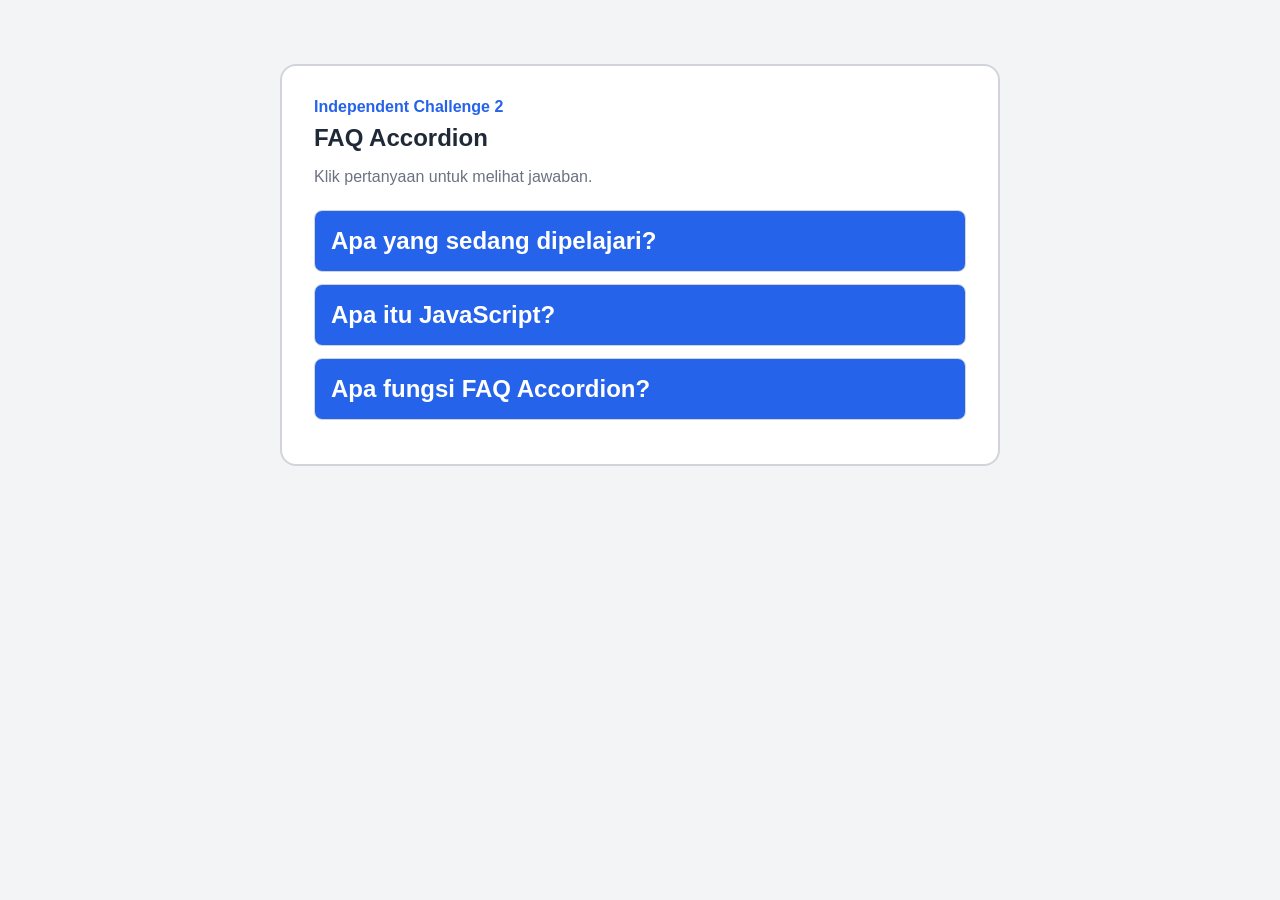
<file: C2/index.html>
<!doctype html>
<html lang="id">

<head>
    <meta charset="utf-8">
    <meta name="viewport" content="width=device-width, initial-scale=1">

    <title>FAQ Accordion</title>

    <link rel="stylesheet" href="css/style.css">
</head>

<body>

    <main class="container">

        <section
            class="praktikum-card"
            aria-labelledby="judul-utama"
        >

            <p class="label">Independent Challenge 2</p>

            <h1 id="judul-utama">FAQ Accordion</h1>

            <p id="status" aria-live="polite">
                Klik pertanyaan untuk melihat jawaban.
            </p>

            <div class="faq-list">

                <article class="faq-item">
                    <h2>
                        <button
                            class="faq-question"
                            type="button"
                            aria-expanded="false"
                        >
                            Apa yang sedang dipelajari?
                        </button>
                    </h2>

                    <div class="faq-answer">
                        <p>
                            Saya sedang mempelajari HTML, CSS, dan JavaScript.
                        </p>
                    </div>
                </article>

                <article class="faq-item">
                    <h2>
                        <button
                            class="faq-question"
                            type="button"
                            aria-expanded="false"
                        >
                            Apa itu JavaScript?
                        </button>
                    </h2>

                    <div class="faq-answer">
                        <p>
                            JavaScript digunakan untuk membuat halaman web
                            menjadi interaktif.
                        </p>
                    </div>
                </article>

                <article class="faq-item">
                    <h2>
                        <button
                            class="faq-question"
                            type="button"
                            aria-expanded="false"
                        >
                            Apa fungsi FAQ Accordion?
                        </button>
                    </h2>

                    <div class="faq-answer">
                        <p>
                            FAQ Accordion digunakan untuk menampilkan dan
                            menyembunyikan jawaban sesuai kebutuhan pengguna.
                        </p>
                    </div>
                </article>

            </div>

        </section>

    </main>

    <script src="js/app.js" defer></script>

</body>

</html>
</file>
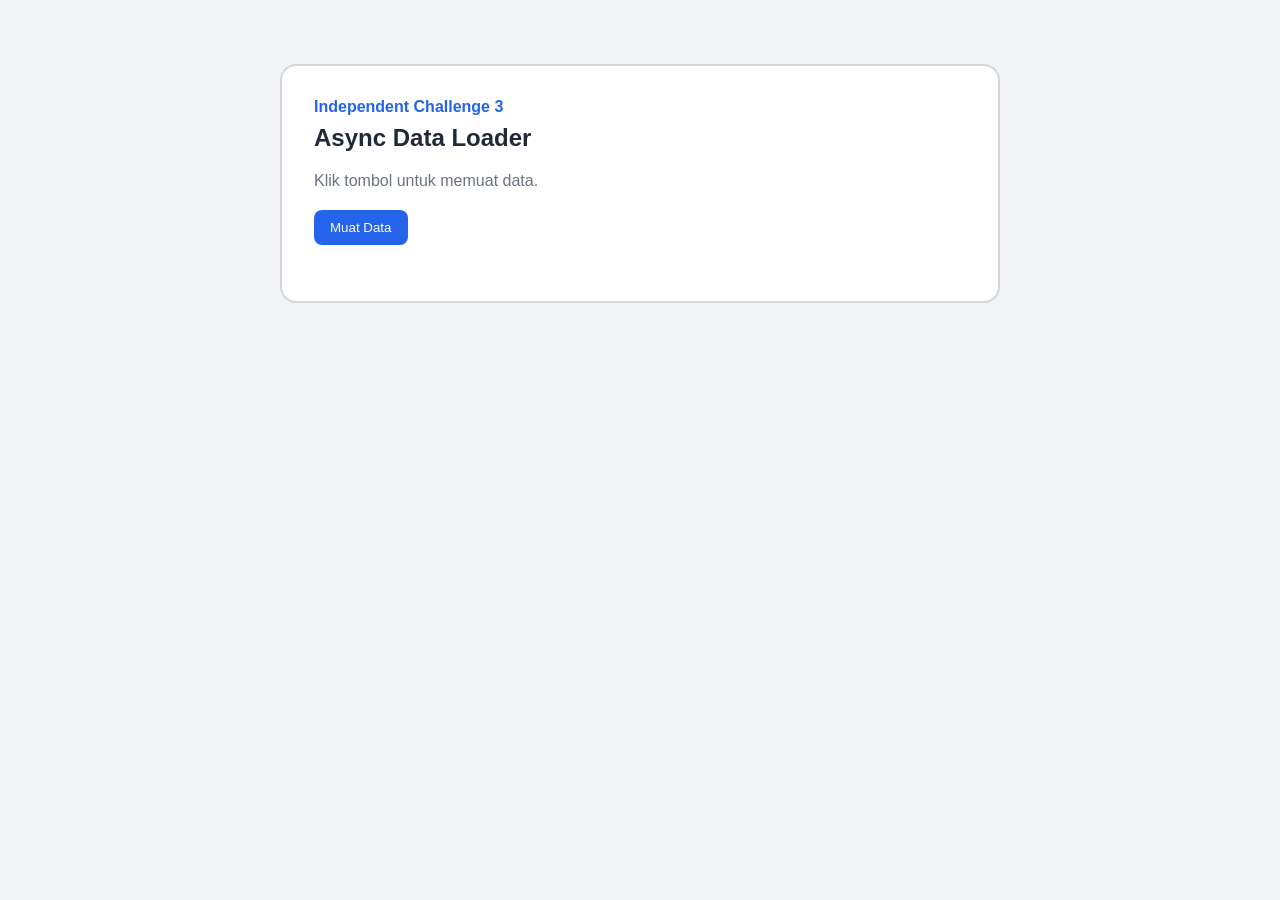
<file: C3/index.html>
<!doctype html>
<html lang="id">

<head>
    <meta charset="utf-8">
    <meta name="viewport" content="width=device-width, initial-scale=1">

    <title>Async Data Loader</title>

    <link rel="stylesheet" href="css/style.css">
    <script src="js/app.js" defer></script>
</head>

<body>

    <main class="container">

        <section class="praktikum-card">

            <p class="label">Independent Challenge 3</p>

            <h1>Async Data Loader</h1>

            <p id="status" aria-live="polite">
                Klik tombol untuk memuat data.
            </p>

            <button id="muat" type="button">
                Muat Data
            </button>

            <button id="coba-lagi" type="button" hidden>
                Coba Lagi
            </button>

            <div id="hasil"></div>

        </section>

    </main>

</body>

</html>
</file>
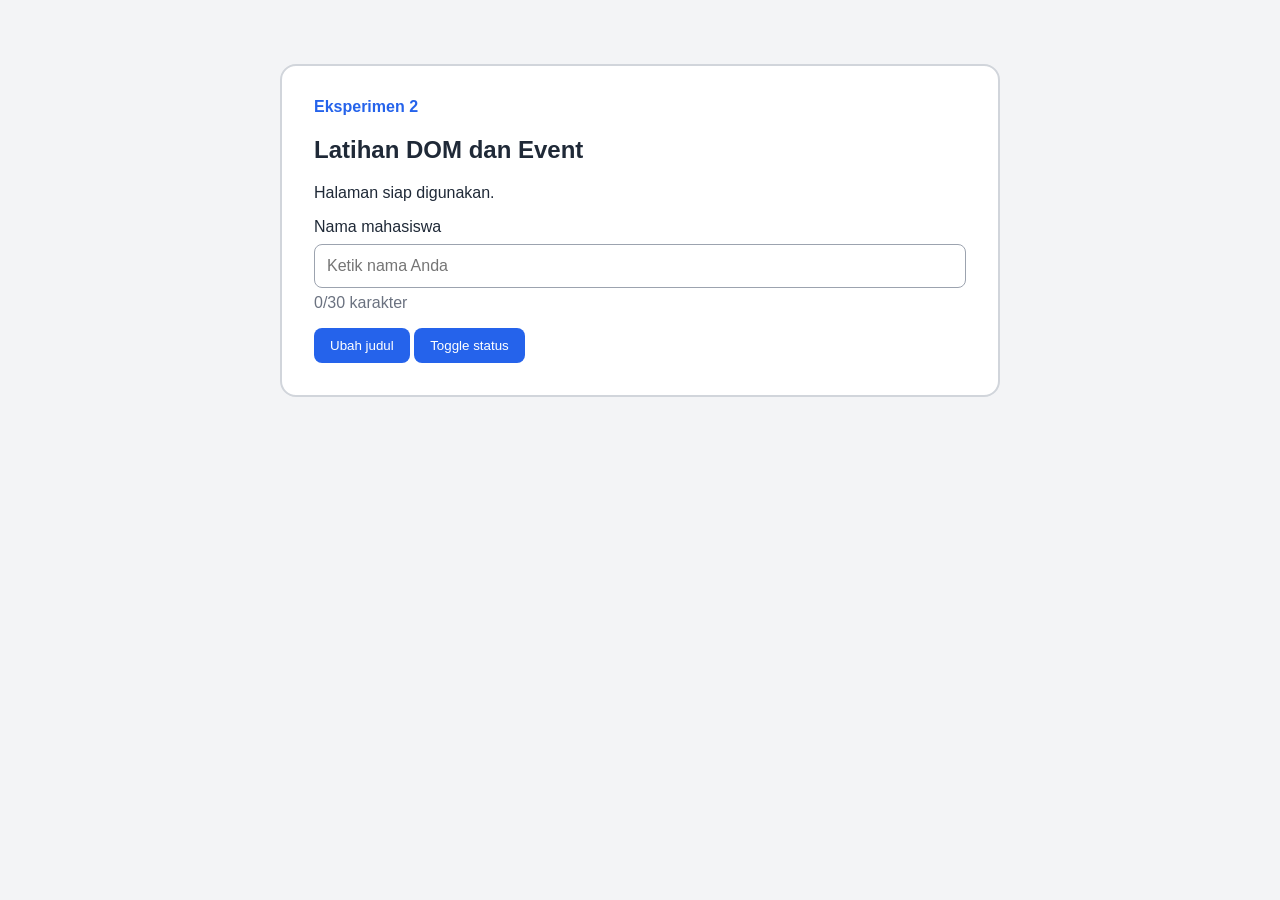
<file: eksperimen-2-dom-event/index.html>
<!doctype html>
<html lang="id">

<head>
    <meta charset="utf-8">
    <meta name="viewport" content="width=device-width, initial-scale=1">

    <title>Eksperimen DOM dan Event</title>

    <link rel="stylesheet" href="css/style.css">
</head>

<body>

    <main class="container">

        <section
            class="praktikum-card"
            aria-labelledby="judul-utama"
        >

            <p class="label">Eksperimen 2</p>

            <h1 id="judul-utama">
                Latihan DOM dan Event
            </h1>

            <p id="status-pesan" aria-live="polite">
                Halaman siap digunakan.
            </p>

            <label for="nama">
                Nama mahasiswa
            </label>

            <input
                id="nama"
                name="nama"
                type="text"
                maxlength="30"
                placeholder="Ketik nama Anda"
            >

            <p class="counter">
                <span id="jumlah-karakter">0</span>/30 karakter
            </p>

            <div class="actions">

                <button id="ubah-judul" type="button">
                    Ubah judul
                </button>

                <button
                    id="toggle-status"
                    type="button"
                    aria-pressed="false"
                >
                    Toggle status
                </button>

            </div>

        </section>

    </main>

    <script src="js/app.js" defer></script>

</body>

</html>
</file>
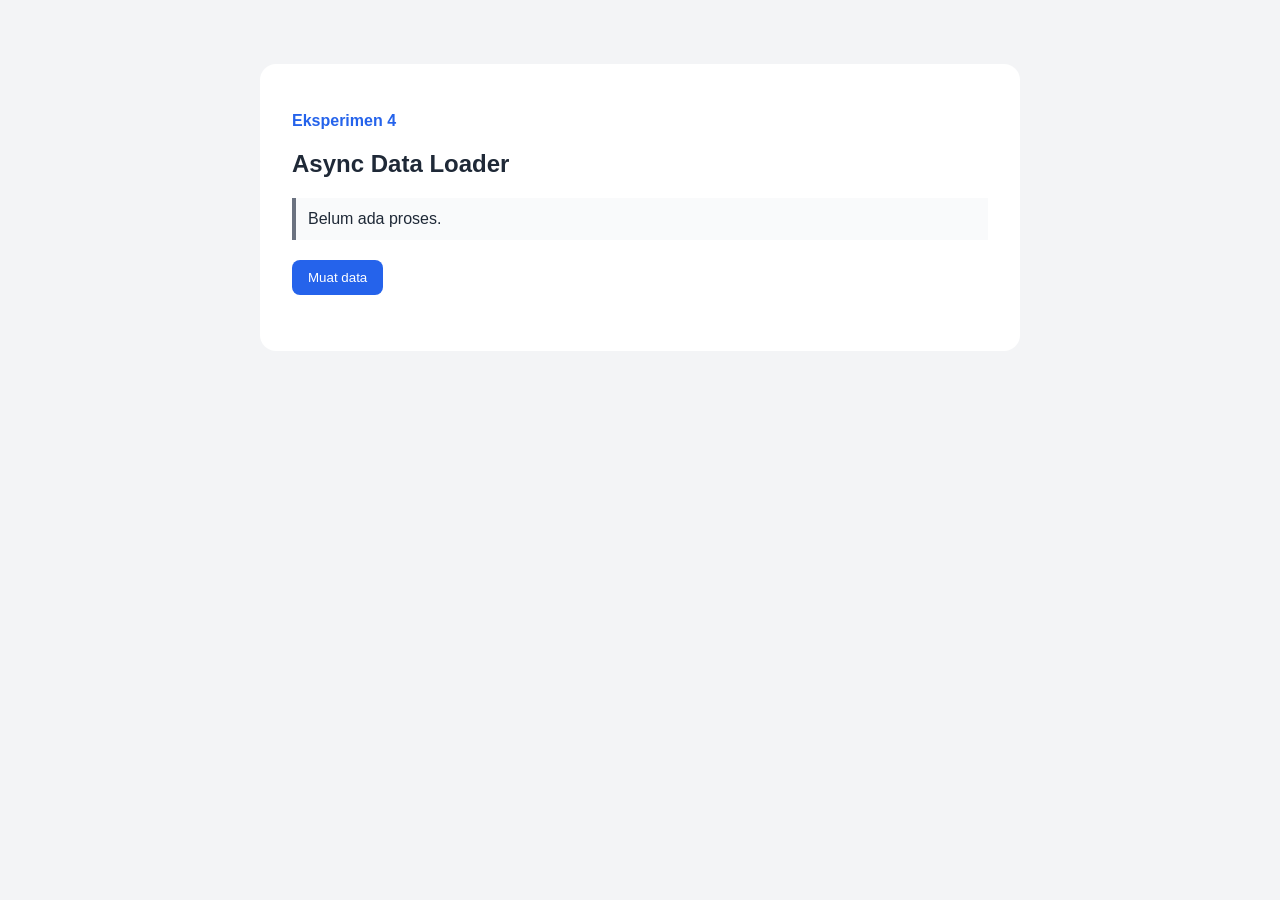
<file: eksperimen-3-fetch-stateui/index.html>
<html lang="id">

<head>
    <meta charset="utf-8">

    <meta
        name="viewport"
        content="width=device-width, initial-scale=1"
    >

    <title>Eksperimen Asynchronous JavaScript</title>

    <link rel="stylesheet" href="css/style.css">
</head>

<body>

    <main class="container">

        <section
            class="praktikum-card"
            aria-labelledby="judul-utama"
        >

            <p class="label">
                Eksperimen 4
            </p>

            <h1 id="judul-utama">
                Async Data Loader
            </h1>

            <p
                id="status"
                class="status"
                data-state="idle"
                role="status"
                aria-live="polite"
            >
                Belum ada proses.
            </p>

            <button
                id="muat-data"
                type="button"
            >
                Muat data
            </button>

            <section
                id="daftar-fitur"
                class="grid"
                aria-label="Daftar fitur"
            ></section>

        </section>

    </main>

    <script src="js/app.js" defer></script>

</body>

</html>
</file>
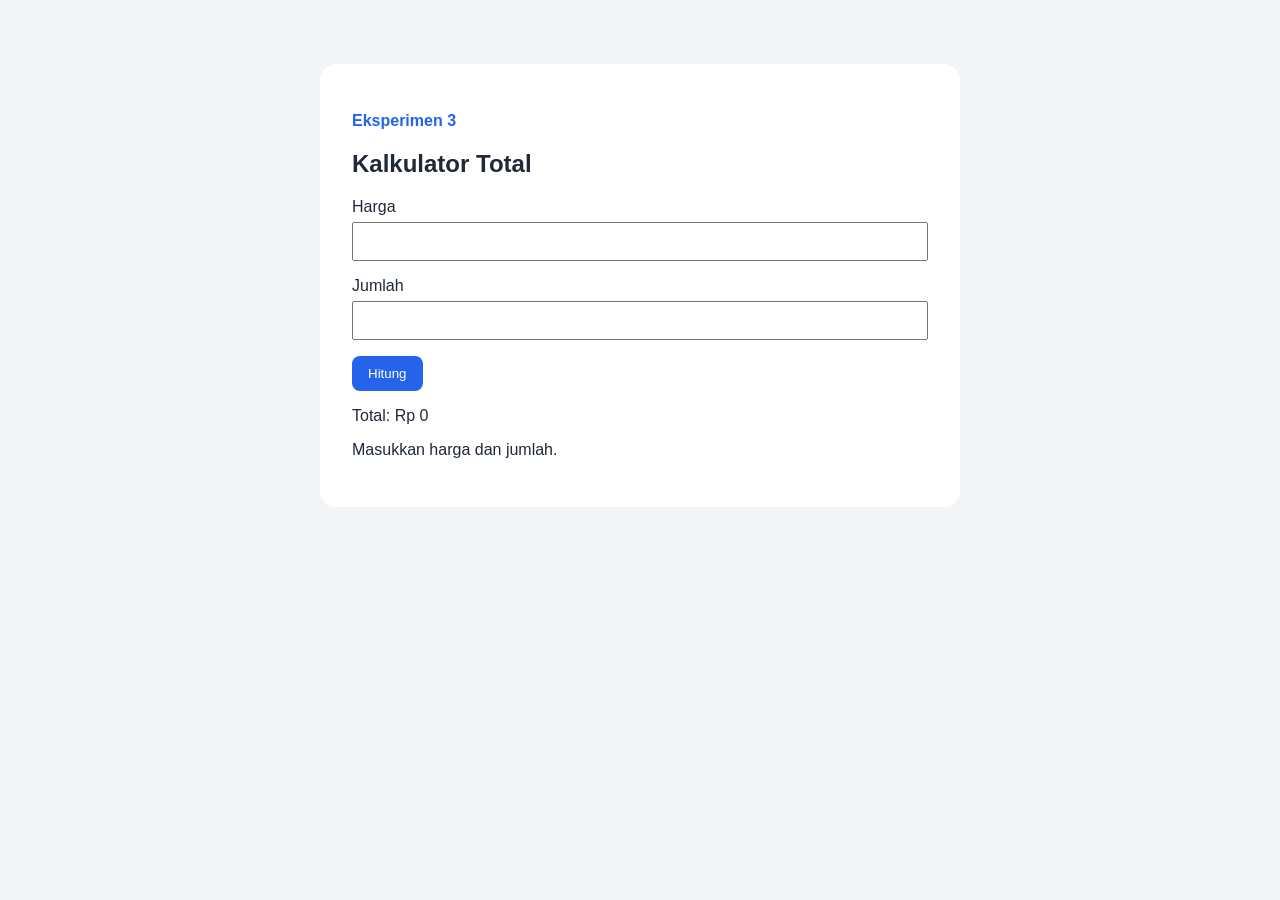
<file: eksperimen-4-debugging/index.html>
<!doctype html>
<html lang="id">

<head>
    <meta charset="utf-8">
    <meta name="viewport" content="width=device-width, initial-scale=1">

    <title>Eksperimen Diagnosis Error</title>

    <link rel="stylesheet" href="css/style.css">
</head>

<body>

    <main class="container">

        <section
            class="praktikum-card"
            aria-labelledby="judul-utama"
        >

            <p class="label">
                Eksperimen 3
            </p>

            <h1 id="judul-utama">
                Kalkulator Total
            </h1>

            <form id="form-hitung">

                <label for="harga">
                    Harga
                </label>

                <input
                    id="harga"
                    name="harga"
                    type="number"
                    min="1"
                    required
                >

                <label for="jumlah">
                    Jumlah
                </label>

                <input
                    id="jumlah"
                    name="jumlah"
                    type="number"
                    min="1"
                    required
                >

                <button id="hitung" type="submit">
                    Hitung
                </button>

            </form>

            <p>
                Total: Rp <output id="hasil">0</output>
            </p>

            <p
                id="pesan"
                role="status"
                aria-live="polite"
            >
                Masukkan harga dan jumlah.
            </p>

        </section>

    </main>

    <script src="js/app.js" defer></script>

</body>

</html>
</file>
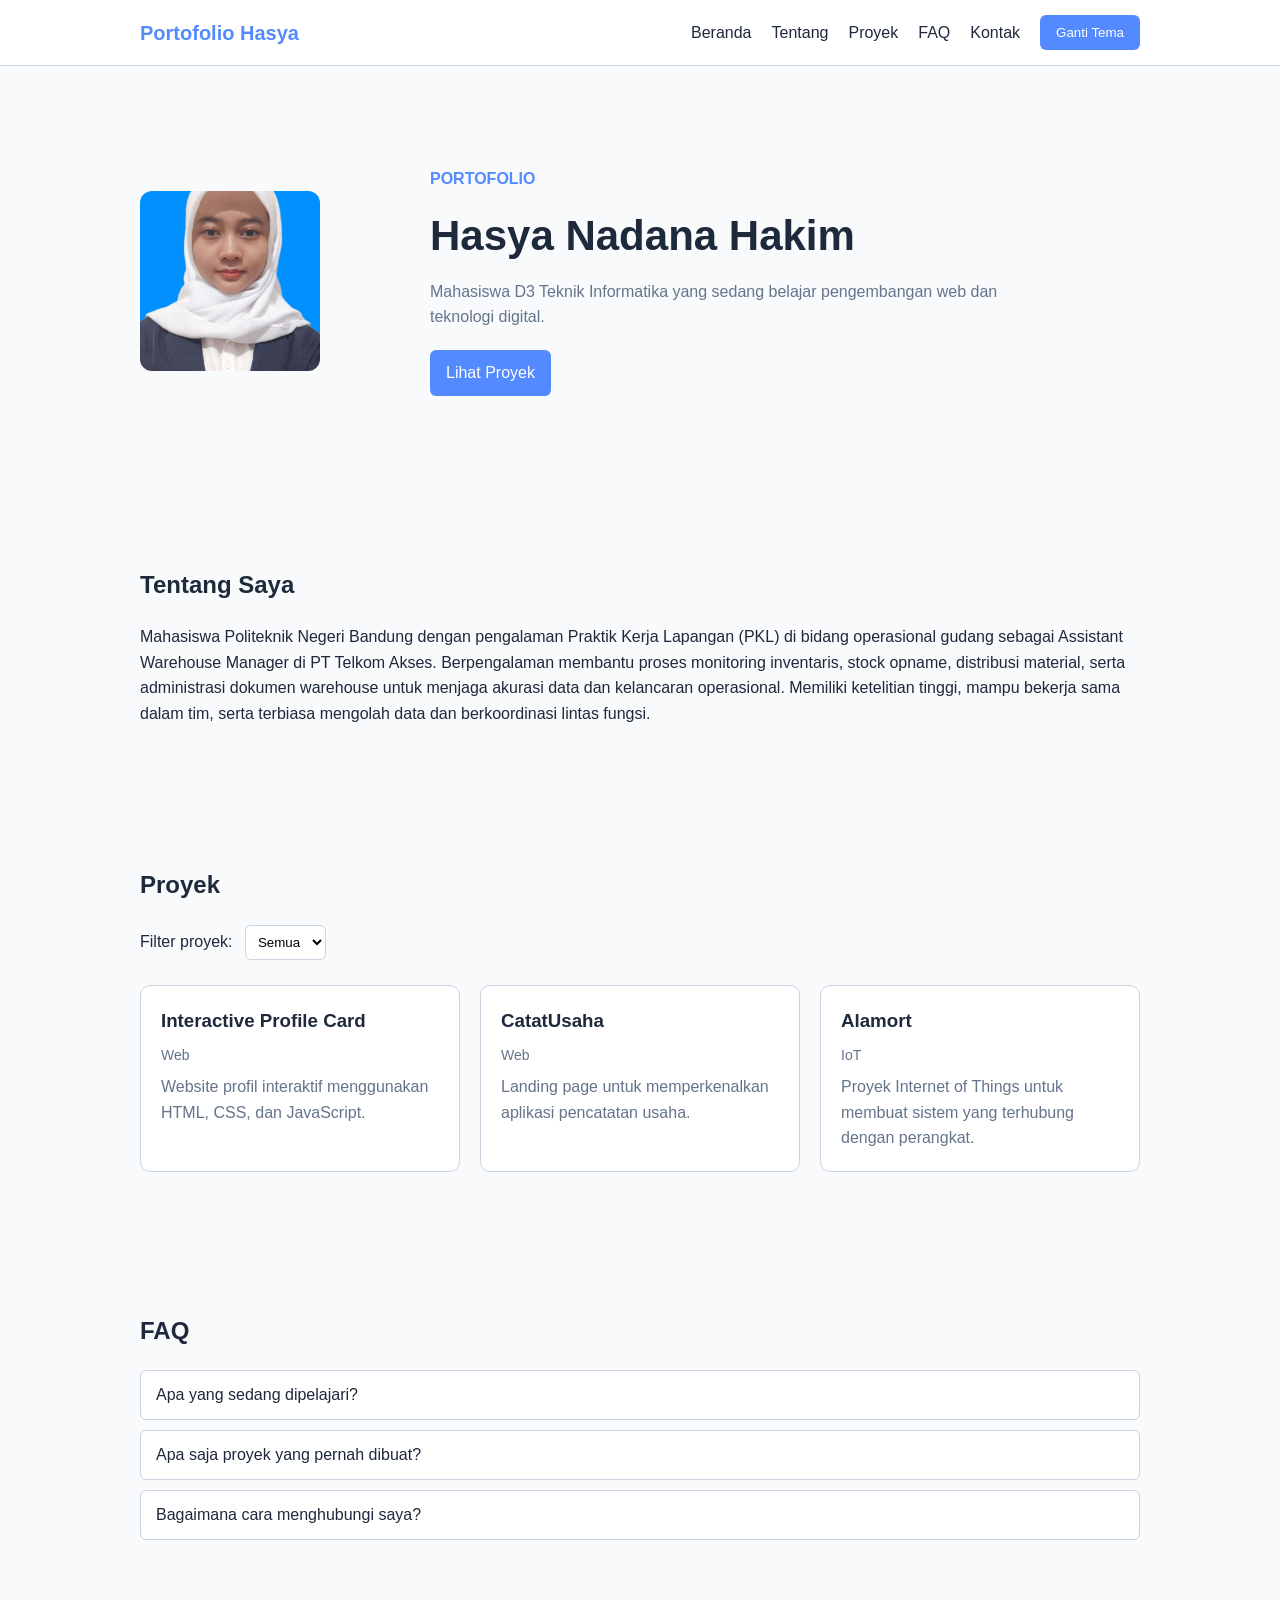
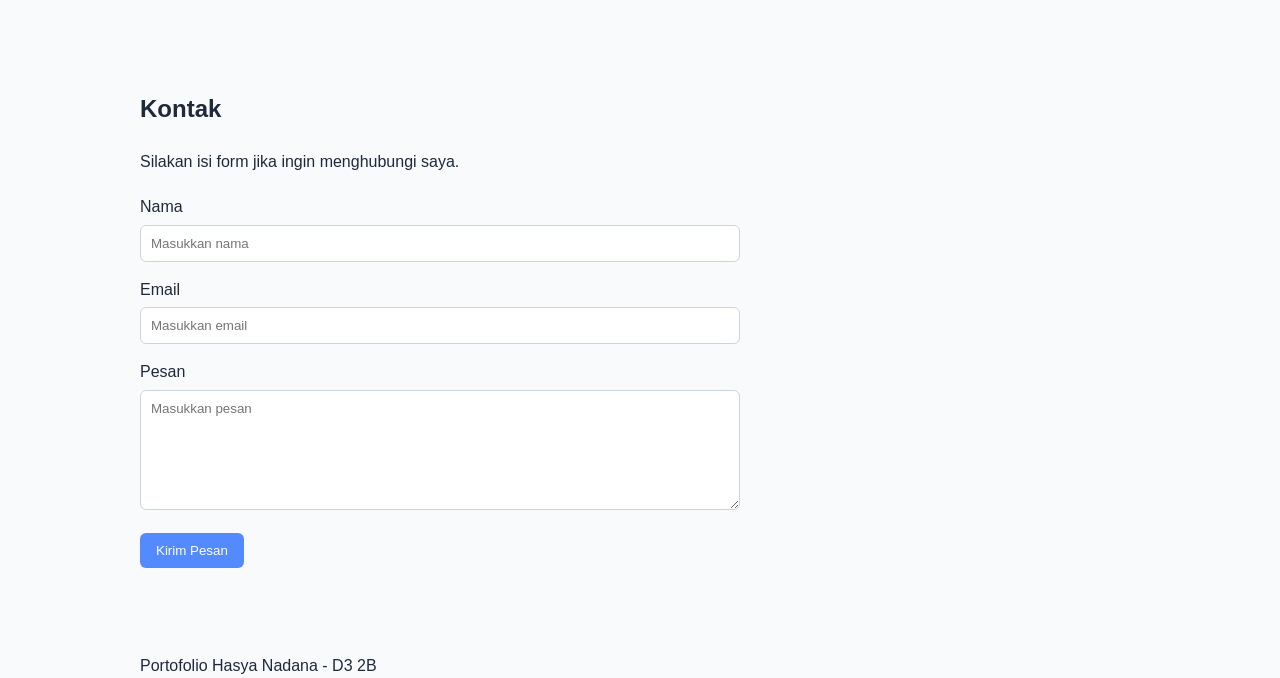
<file: Landing-Page/index.html>
<!DOCTYPE html>
<html lang="id">
<head>
    <meta charset="UTF-8">
    <meta name="viewport" content="width=device-width, initial-scale=1.0">
    <title>Portofolio Hasya</title>
    <link rel="stylesheet" href="css/style.css">
    <script src="js/app.js" defer></script>
</head>

<body>
    <header>
        <div class="container header-container">
            <a href="#beranda" class="logo">Portofolio Hasya</a>

            <button
                id="menu-toggle"
                class="menu-toggle"
                type="button"
                aria-expanded="false"
                aria-controls="nav-menu"
                aria-label="Buka menu navigasi"
            >
                ☰
            </button>

            <nav id="nav-menu">
                <a href="#beranda">Beranda</a>
                <a href="#tentang">Tentang</a>
                <a href="#proyek">Proyek</a>
                <a href="#faq">FAQ</a>
                <a href="#kontak">Kontak</a>
            </nav>

            <button id="ubah-tema" class="button" type="button">
                Ganti Tema
            </button>
        </div>
    </header>

    <main>
        <section id="beranda" class="hero">
            <div class="container hero-container">
                <div class="hero-image">
                    <img src="assets/profile.jpeg" alt="Foto Hasya">
                </div>

                <div class="hero-content">
                    <p class="label">PORTOFOLIO</p>

                    <h1>Hasya Nadana Hakim</h1>

                    <p class="hero-description">
                        Mahasiswa D3 Teknik Informatika yang sedang belajar
                        pengembangan web dan teknologi digital.
                    </p>

                    <a href="#proyek" class="button">
                        Lihat Proyek
                    </a>
                </div>
            </div>
        </section>

        <section id="tentang" class="section">
            <div class="container">
                <h2>Tentang Saya</h2>

                <p>
                    Mahasiswa Politeknik Negeri Bandung dengan pengalaman
                    Praktik Kerja Lapangan (PKL) di bidang operasional gudang
                    sebagai Assistant Warehouse Manager di PT Telkom Akses.
                    Berpengalaman membantu proses monitoring inventaris,
                    stock opname, distribusi material, serta administrasi
                    dokumen warehouse untuk menjaga akurasi data dan
                    kelancaran operasional. Memiliki ketelitian tinggi,
                    mampu bekerja sama dalam tim, serta terbiasa mengolah
                    data dan berkoordinasi lintas fungsi.
                </p>
            </div>
        </section>

        <section id="proyek" class="section">
            <div class="container">
                <h2>Proyek</h2>

                <div class="filter">
                    <label for="filter-proyek">
                        Filter proyek:
                    </label>

                    <select id="filter-proyek">
                        <option value="semua">Semua</option>
                        <option value="Web">Web</option>
                        <option value="IoT">IoT</option>
                    </select>
                </div>

                <div id="daftar-proyek" class="project-list"></div>
            </div>
        </section>

        <section id="faq" class="section">
            <div class="container">
                <h2>FAQ</h2>

                <div class="faq-list">
                    <div class="faq-item">
                        <button
                            class="faq-question"
                            type="button"
                            aria-expanded="false"
                        >
                            Apa yang sedang dipelajari?
                        </button>

                        <div class="faq-answer">
                            <p>
                                Saya sedang mempelajari pengembangan web,
                                terutama HTML, CSS, dan JavaScript.
                            </p>
                        </div>
                    </div>

                    <div class="faq-item">
                        <button
                            class="faq-question"
                            type="button"
                            aria-expanded="false"
                        >
                            Apa saja proyek yang pernah dibuat?
                        </button>

                        <div class="faq-answer">
                            <p>
                                Beberapa proyek yang pernah dibuat antara lain
                                Interactive Profile Card, CatatUsaha, dan Alamort.
                            </p>
                        </div>
                    </div>

                    <div class="faq-item">
                        <button
                            class="faq-question"
                            type="button"
                            aria-expanded="false"
                        >
                            Bagaimana cara menghubungi saya?
                        </button>

                        <div class="faq-answer">
                            <p>
                                Kamu dapat menghubungi saya melalui form kontak
                                yang tersedia di halaman ini.
                            </p>
                        </div>
                    </div>
                </div>
            </div>
        </section>

        <section id="kontak" class="section">
            <div class="container">
                <h2>Kontak</h2>

                <p>
                    Silakan isi form jika ingin menghubungi saya.
                </p>

                <form id="form-kontak" novalidate>
                    <div class="form-group">
                        <label for="nama-kontak">Nama</label>

                        <input
                            type="text"
                            id="nama-kontak"
                            placeholder="Masukkan nama"
                        >

                        <p id="error-nama" class="error"></p>
                    </div>

                    <div class="form-group">
                        <label for="email-kontak">Email</label>

                        <input
                            type="email"
                            id="email-kontak"
                            placeholder="Masukkan email"
                        >

                        <p id="error-email" class="error"></p>
                    </div>

                    <div class="form-group">
                        <label for="pesan-kontak">Pesan</label>

                        <textarea
                            id="pesan-kontak"
                            placeholder="Masukkan pesan"
                        ></textarea>

                        <p id="error-pesan" class="error"></p>
                    </div>

                    <button type="submit" class="button">
                        Kirim Pesan
                    </button>

                    <p id="pesan-berhasil"></p>
                </form>
            </div>
        </section>
    </main>

    <button
        id="kembali-atas"
        class="back-to-top"
        type="button"
        aria-label="Kembali ke atas"
    >
        ↑
    </button>

    <footer>
        <div class="container">
            <p>Portofolio Hasya Nadana - D3 2B</p>
        </div>
    </footer>
</body>
</html>
</file>
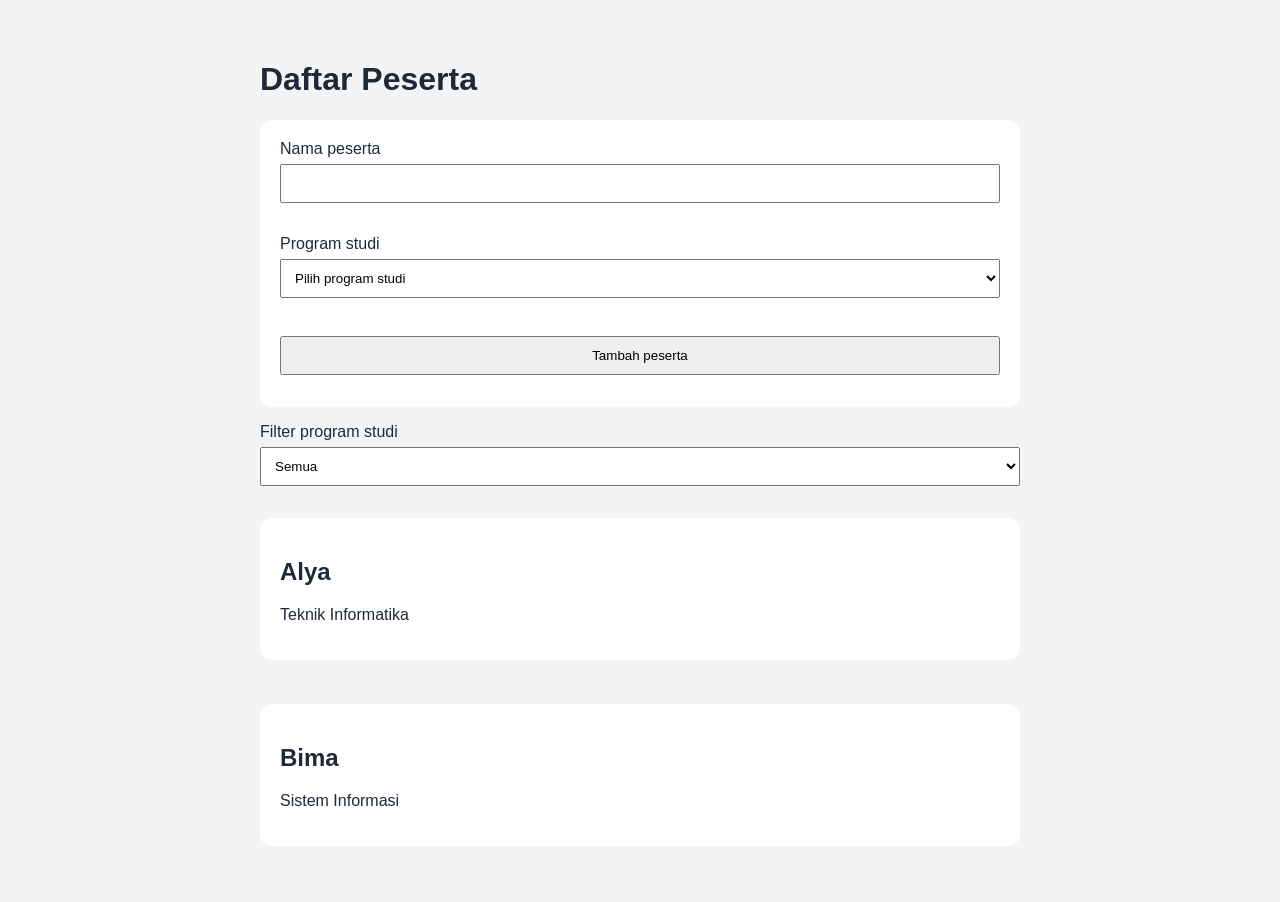
<file: task-2-dom-form/index.html>
<!doctype html>
<html lang="id">

<head>
    <meta charset="utf-8">
    <meta name="viewport" content="width=device-width, initial-scale=1">

    <title>Task 2 DOM dan Form</title>

    <link rel="stylesheet" href="css/style.css">
</head>

<body>

    <main class="container">

        <h1>Daftar Peserta</h1>

        <form id="form-peserta" novalidate>

            <label for="nama">
                Nama peserta
            </label>

            <input
                id="nama"
                name="nama"
                autocomplete="name"
                aria-describedby="error-nama"
                required
            >

            <small id="error-nama" class="error"></small>

            <label for="prodi">
                Program studi
            </label>

            <select
                id="prodi"
                name="prodi"
                aria-describedby="error-prodi"
                required
            >
                <option value="">
                    Pilih program studi
                </option>

                <option>
                    Teknik Informatika
                </option>

                <option>
                    Sistem Informasi
                </option>
            </select>

            <small id="error-prodi" class="error"></small>

            <button type="submit">
                Tambah peserta
            </button>

        </form>

        <label for="filter-prodi">
            Filter program studi
        </label>

        <select id="filter-prodi">

            <option value="semua">
                Semua
            </option>

            <option>
                Teknik Informatika
            </option>

            <option>
                Sistem Informasi
            </option>

            <option>
                Manajemen Informatika
            </option>

        </select>

        <p
            id="status"
            role="status"
            aria-live="polite"
        ></p>

        <section
            id="daftar-peserta"
            class="grid"
            aria-label="Daftar peserta"
        ></section>

    </main>

    <script src="js/app.js" defer></script>

</body>
</file>
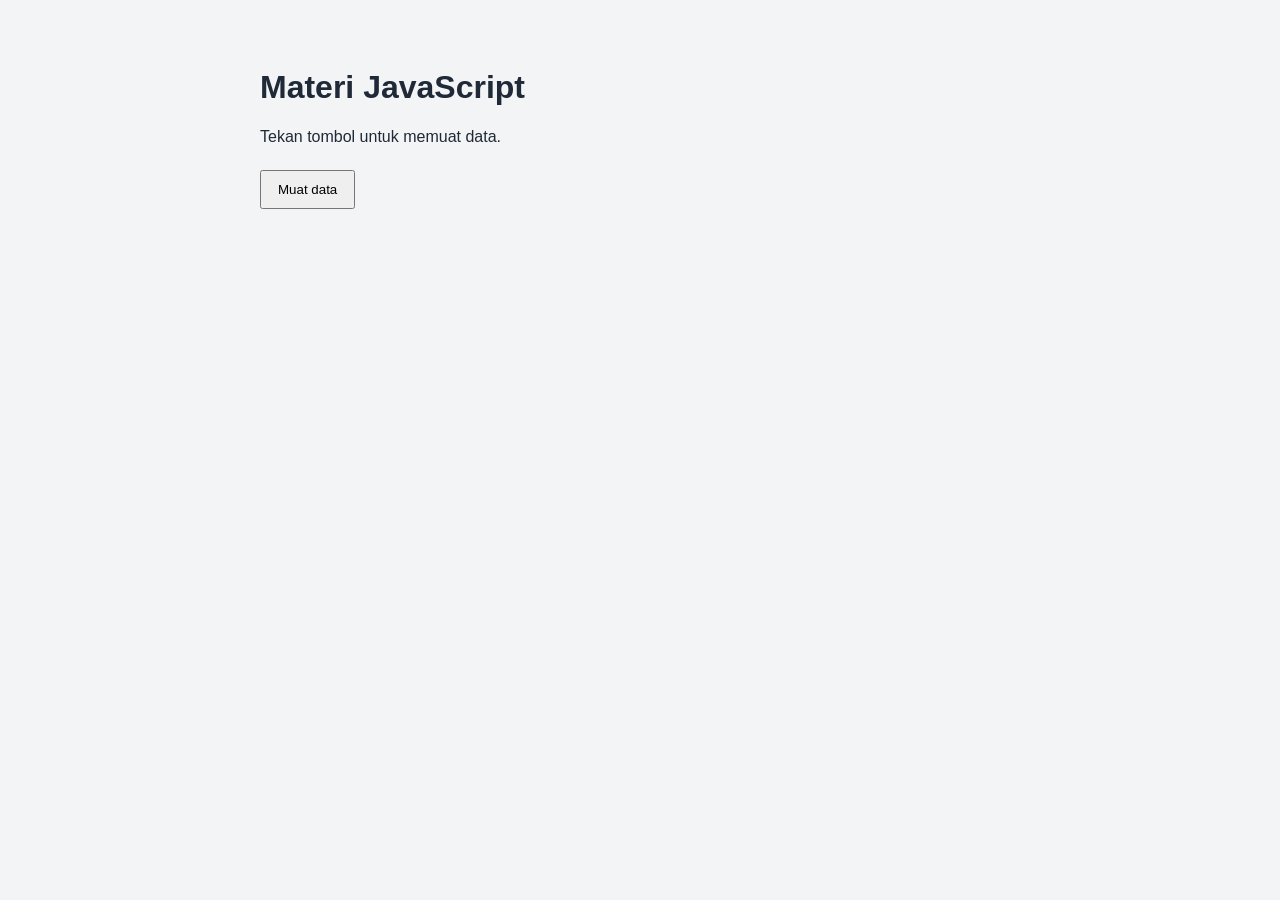
<file: task-3-async-loader/index.html>
<!doctype html>
<html lang="id">

<head>
    <meta charset="utf-8">
    <meta name="viewport" content="width=device-width, initial-scale=1">

    <title>Task 3 Async Data Loader</title>

    <link rel="stylesheet" href="css/style.css">
</head>

<body>

    <main class="container">

        <h1>Materi JavaScript</h1>

        <p
            id="status"
            role="status"
            aria-live="polite"
        >
            Tekan tombol untuk memuat data.
        </p>

        <button
            id="muat"
            type="button"
        >
            Muat data
        </button>

        <button
            id="coba-lagi"
            type="button"
            hidden
        >
            Coba lagi
        </button>

        <section
            id="daftar-materi"
            class="grid"
            aria-label="Daftar materi"
        ></section>

    </main>

    <script src="js/app.js" defer></script>

</body>

</html>
</file>
<file: C2/css/style.css>
* {
    box-sizing: border-box;
}

body {
    margin: 0;
    min-height: 100vh;
    font-family: Arial, sans-serif;
    color: #1f2937;
    background: #f3f4f6;
}

.container {
    width: min(90%, 720px);
    margin-inline: auto;
    padding-block: 64px;
}

.praktikum-card {
    padding: 32px;
    border: 2px solid #d1d5db;
    border-radius: 16px;
    background: #ffffff;
}

.label {
    margin: 0 0 8px;
    font-weight: 700;
    color: #2563eb;
}

h1 {
    margin: 0 0 8px;
}

#status {
    margin-bottom: 24px;
    color: #6b7280;
}

.faq-item {
    margin-bottom: 12px;
    border: 1px solid #d1d5db;
    border-radius: 8px;
    overflow: hidden;
}

.faq-item h2 {
    margin: 0;
}

.faq-question {
    width: 100%;
    padding: 16px;
    border: 0;
    color: #ffffff;
    background: #2563eb;
    font: inherit;
    text-align: left;
    cursor: pointer;
}

.faq-question:hover {
    background: #1d4ed8;
}

.faq-question:focus-visible {
    outline: 3px solid #f59e0b;
    outline-offset: -3px;
}

.faq-answer {
    display: none;
    padding: 16px;
    background: #ffffff;
}

.faq-answer.is-open {
    display: block;
}

.faq-answer p {
    margin: 0;
}
</file>
<file: C3/css/style.css>
* {
    box-sizing: border-box;
}

body {
    margin: 0;
    min-height: 100vh;
    font-family: Arial, sans-serif;
    color: #1f2937;
    background: #f3f4f6;
}

.container {
    width: min(90%, 720px);
    margin-inline: auto;
    padding-block: 64px;
}

.praktikum-card {
    padding: 32px;
    border: 2px solid #d1d5db;
    border-radius: 16px;
    background: #ffffff;
}

.label {
    margin: 0 0 8px;
    font-weight: 700;
    color: #2563eb;
}

h1 {
    margin-top: 0;
}

#status {
    margin-bottom: 20px;
    color: #6b7280;
}

button {
    margin-right: 8px;
    padding: 10px 16px;
    border: 0;
    border-radius: 8px;
    color: #ffffff;
    background: #2563eb;
    cursor: pointer;
}

button:hover {
    background: #1d4ed8;
}

button:disabled {
    opacity: 0.6;
    cursor: not-allowed;
}

#hasil {
    margin-top: 24px;
}

#hasil article {
    padding: 20px;
    border: 1px solid #d1d5db;
    border-radius: 8px;
}

#hasil h2 {
    margin-top: 0;
}
</file>
<file: eksperimen-2-dom-event/css/style.css>
* {
    box-sizing: border-box;
}

body {
    margin: 0;
    min-height: 100vh;
    font-family: Arial, sans-serif;
    color: #1f2937;
    background: #f3f4f6;
    transition: background 200ms, color 200ms;
}

.container {
    width: min(90%, 720px);
    margin-inline: auto;
    padding-block: 64px;
}

.praktikum-card {
    padding: 32px;
    border: 2px solid #d1d5db;
    border-radius: 16px;
    background: #ffffff;
}

.label {
    margin: 0 0 8px;
    font-weight: 700;
    color: #2563eb;
}

label,
input {
    display: block;
    width: 100%;
}

input {
    margin-top: 8px;
    padding: 12px;
    border: 1px solid #9ca3af;
    border-radius: 8px;
    font: inherit;
}

.counter {
    margin-top: 6px;
    color: #6b7280;
}

actions {
    display: flex;
    flex-wrap: wrap;
    gap: 12px;
    margin-top: 24px;
}

button {
    padding: 10px 16px;
    border: 0;
    border-radius: 8px;
    color: #ffffff;
    background: #2563eb;
    cursor: pointer;
}

button:focus-visible {
    outline: 3px solid #f59e0b;
    outline-offset: 3px;
}

body.is-active {
    color: #f9fafb;
    background: #111827;
}

body.is-active .praktikum-card {
    border-color: #60a5fa;
    background: #1f2937;
}

body.is-active .counter {
    color: #d1d5db;
}
</file>
<file: eksperimen-3-fetch-stateui/css/style.css>
* {
    box-sizing: border-box;
}

body {
    margin: 0;
    font-family: Arial, sans-serif;
    color: #1f2937;
    background: #f3f4f6;
}

.container {
    width: min(90%, 760px);
    margin-inline: auto;
    padding-block: 64px;
}

.praktikum-card {
    padding: 32px;
    border-radius: 16px;
    background: #ffffff;
}

.label {
    font-weight: 700;
    color: #2563eb;
}

button {
    padding: 10px 16px;
    border: 0;
    border-radius: 8px;
    color: #ffffff;
    background: #2563eb;
    cursor: pointer;
}

button:disabled {
    cursor: wait;
    opacity: 0.6;
}

.status {
    margin-block: 20px;
    padding: 12px;
    border-left: 4px solid #6b7280;
    background: #f9fafb;
}

.status[data-state="loading"] {
    border-color: #d97706;
}

.status[data-state="success"] {
    border-color: #16a34a;
}

.status[data-state="empty"],
.status[data-state="error"] {
    border-color: #dc2626;
}

.grid {
    display: grid;
    gap: 12px;
    margin-top: 24px;
}

.feature-card {
    padding: 16px;
    border: 1px solid #d1d5db;
    border-radius: 10px;
}

.feature-card h2,
.feature-card p {
    margin-block: 0 8px;
}
</file>
<file: eksperimen-4-debugging/css/style.css>
* {
    box-sizing: border-box;
}

body {
    margin: 0;
    font-family: Arial, sans-serif;
    color: #1f2937;
    background: #f3f4f6;
}

.container {
    width: min(90%, 640px);
    margin-inline: auto;
    padding-block: 64px;
}

.praktikum-card {
    padding: 32px;
    border-radius: 16px;
    background: #ffffff;
}

.label {
    font-weight: 700;
    color: #2563eb;
}

label,
input {
    display: block;
    width: 100%;
}

input {
    margin-block: 6px 16px;
    padding: 10px;
}

button {
    padding: 10px 16px;
    border: 0;
    border-radius: 8px;
    color: #ffffff;
    background: #2563eb;
}
</file>
<file: Landing-Page/css/style.css>
:root {
    --primary: #548aff;
    --primary-hover: #3966e1;
    --bg: #f8fafc;
    --white: #ffffff;
    --text: #1e293b;
    --muted: #64748b;
    --border: #cbd5e1;
}

* {
    box-sizing: border-box;
    margin: 0;
    padding: 0;
}

html {
    scroll-behavior: smooth;
}

body {
    font-family: Arial, sans-serif;
    background: var(--bg);
    color: var(--text);
    line-height: 1.6;
}

.container {
    width: 90%;
    max-width: 1000px;
    margin: 0 auto;
}

header {
    background: var(--white);
    border-bottom: 1px solid var(--border);
    padding: 15px 0;
}

.header-container {
    display: flex;
    align-items: center;
    justify-content: space-between;
    gap: 20px;
}

.logo {
    color: var(--primary);
    font-size: 20px;
    font-weight: bold;
    text-decoration: none;
}

nav {
    display: flex;
    gap: 20px;
    margin-left: auto;
}

nav a {
    color: var(--text);
    text-decoration: none;
}

nav a:hover {
    color: var(--primary);
}

.button {
    display: inline-block;
    padding: 10px 16px;
    border: none;
    border-radius: 6px;
    background: var(--primary);
    color: var(--white);
    text-decoration: none;
    cursor: pointer;
}

.button:hover {
    background: var(--primary-hover);
}

.menu-toggle {
    display: none;
    padding: 8px 12px;
    border: 1px solid var(--border);
    border-radius: 6px;
    background: var(--white);
    color: var(--text);
    font-size: 20px;
    cursor: pointer;
}

/* Hero */

.hero {
    padding: 100px 0;
}

.hero-container {
    display: flex;
    align-items: center;
    gap: 40px;
}

.hero-image {
    width: 25%;
}

.hero-image img {
    width: 180px;
    height: 180px;
    object-fit: cover;
    display: block;
    border-radius: 12px;
}

.hero-content {
    flex: 1;
}

.label {
    color: var(--primary);
    font-weight: bold;
}

.hero h1 {
    margin: 10px 0;
    font-size: 42px;
}

.hero-description {
    max-width: 600px;
    margin-bottom: 20px;
    color: var(--muted);
}

/* Section */

.section {
    padding: 70px 0;
}

.section h2 {
    margin-bottom: 20px;
}

/* Filter */

.filter {
    margin-bottom: 25px;
}

.filter label {
    margin-right: 8px;
}

.filter select {
    padding: 8px;
    border: 1px solid var(--border);
    border-radius: 6px;
    background: var(--white);
}

/* Project */

.project-list {
    display: grid;
    grid-template-columns: repeat(3, 1fr);
    gap: 20px;
}

.project-card {
    padding: 20px;
    background: var(--white);
    border: 1px solid var(--border);
    border-radius: 10px;
}

.project-card h3 {
    margin-bottom: 8px;
}

.project-category {
    margin-bottom: 8px;
    color: var(--primary);
    font-size: 14px;
}

.project-card p {
    color: var(--muted);
}

/* FAQ */

.faq-item {
    margin-bottom: 10px;
    border: 1px solid var(--border);
    border-radius: 6px;
    background: var(--white);
}

.faq-question {
    width: 100%;
    padding: 15px;
    border: none;
    background: none;
    color: var(--text);
    text-align: left;
    font-size: 16px;
    cursor: pointer;
}

.faq-answer {
    display: none;
    padding: 0 15px 15px;
    color: var(--muted);
}

.faq-answer.is-open {
    display: block;
}

/* Form */

#form-kontak {
    max-width: 600px;
    margin-top: 20px;
}

.form-group {
    margin-bottom: 15px;
}

.form-group label {
    display: block;
    margin-bottom: 5px;
}

.form-group input,
.form-group textarea {
    width: 100%;
    padding: 10px;
    border: 1px solid var(--border);
    border-radius: 6px;
    font-family: inherit;
}

.form-group textarea {
    min-height: 120px;
    resize: vertical;
}

.error {
    margin-top: 5px;
    color: red;
}

#pesan-berhasil {
    margin-top: 15px;
    color: var(--primary);
}

/* Back to top */

.back-to-top {
    display: none;
    position: fixed;
    right: 20px;
    bottom: 20px;
    padding: 10px 14px;
    border: none;
    border-radius: 6px;
    background: var(--primary);
    color: var(--white);
    cursor: pointer;
}

.back-to-top.is-visible {
    display: block;
}

/* Dark theme */

body.dark-theme {
    background: #1e293b;
    color: white;
}

body.dark-theme header,
body.dark-theme .project-card,
body.dark-theme .faq-item,
body.dark-theme footer {
    background: #334155;
    color: white;
}

body.dark-theme nav a,
body.dark-theme .faq-question {
    color: white;
}

body.dark-theme .hero-description,
body.dark-theme .project-card p,
body.dark-theme .faq-answer {
    color: #cbd5e1;
}

body.dark-theme .menu-toggle {
    background: #334155;
    color: white;
}

/* Mobile */

@media (max-width: 767px) {
    .header-container {
        flex-wrap: wrap;
    }

    .menu-toggle {
        display: block;
        order: 2;
    }

    nav {
        display: none;
        width: 100%;
        order: 4;
        flex-direction: column;
        gap: 10px;
        margin-left: 0;
    }

    nav.is-open {
        display: flex;
    }

    .header-container > .button {
        order: 3;
    }

    .hero {
        padding: 70px 0;
    }

    .hero-container {
        flex-direction: column;
        align-items: flex-start;
        gap: 25px;
    }

    .hero-image {
        width: 100%;
    }

    .hero-image img {
        width: 150px;
        height: 150px;
    }

    .hero h1 {
        font-size: 32px;
    }

    .project-list {
        grid-template-columns: 1fr;
    }
}
</file>
<file: task-2-dom-form/css/style.css>
* {
    box-sizing: border-box;
}

body {
    margin: 0;
    font-family: Arial, sans-serif;
    color: #1f2937;
    background: #f3f4f6;
}

.container {
    width: min(92%, 760px);
    margin-inline: auto;
    padding-block: 40px;
}

form,
.kartu {
    margin-block: 16px;
    padding: 20px;
    border-radius: 12px;
    background: #ffffff;
}

label,
input,
select,
button {
    display: block;
}

input,
select,
button {
    width: 100%;
    margin-block: 6px 12px;
    padding: 10px;
}

button {
    cursor: pointer;
}

.grid {
    display: grid;
    gap: 12px;
}

.error {
    display: block;
    min-height: 20px;
    color: #b91c1c;
}
</file>
<file: task-3-async-loader/css/style.css>
* {
    box-sizing: border-box;
}

body {
    margin: 0;
    font-family: Arial, sans-serif;
    color: #1f2937;
    background: #f3f4f6;
}

.container {
    width: min(92%, 760px);
    margin-inline: auto;
    padding-block: 48px;
}

button {
    margin: 8px 8px 16px 0;
    padding: 10px 16px;
}

.grid {
    display: grid;
    gap: 12px;
}

.kartu {
    padding: 16px;
    border-radius: 12px;
    background: #ffffff;
}

#status[data-state="loading"] {
    color: #1d4ed8;
}

#status[data-state="error"] {
    color: #b91c1c;
}

#status[data-state="success"] {
    color: #166534;
}
</file>
